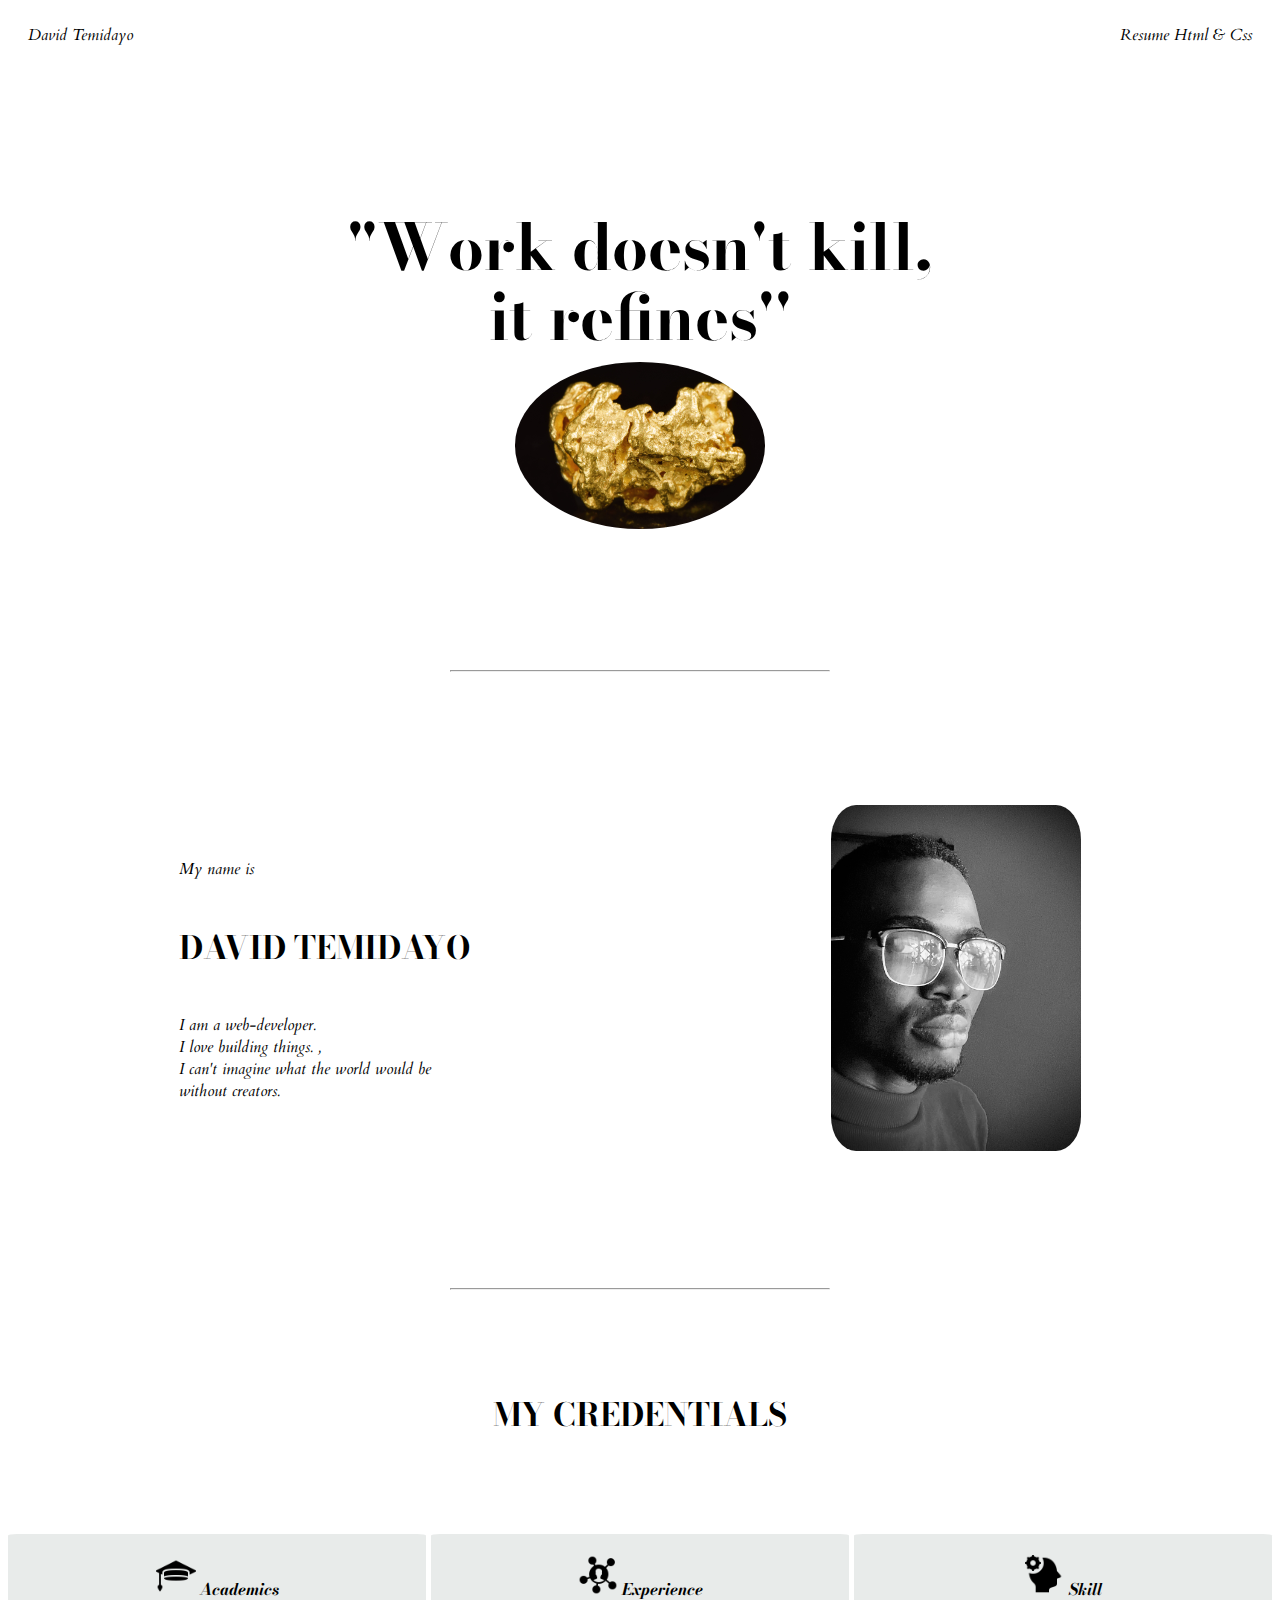
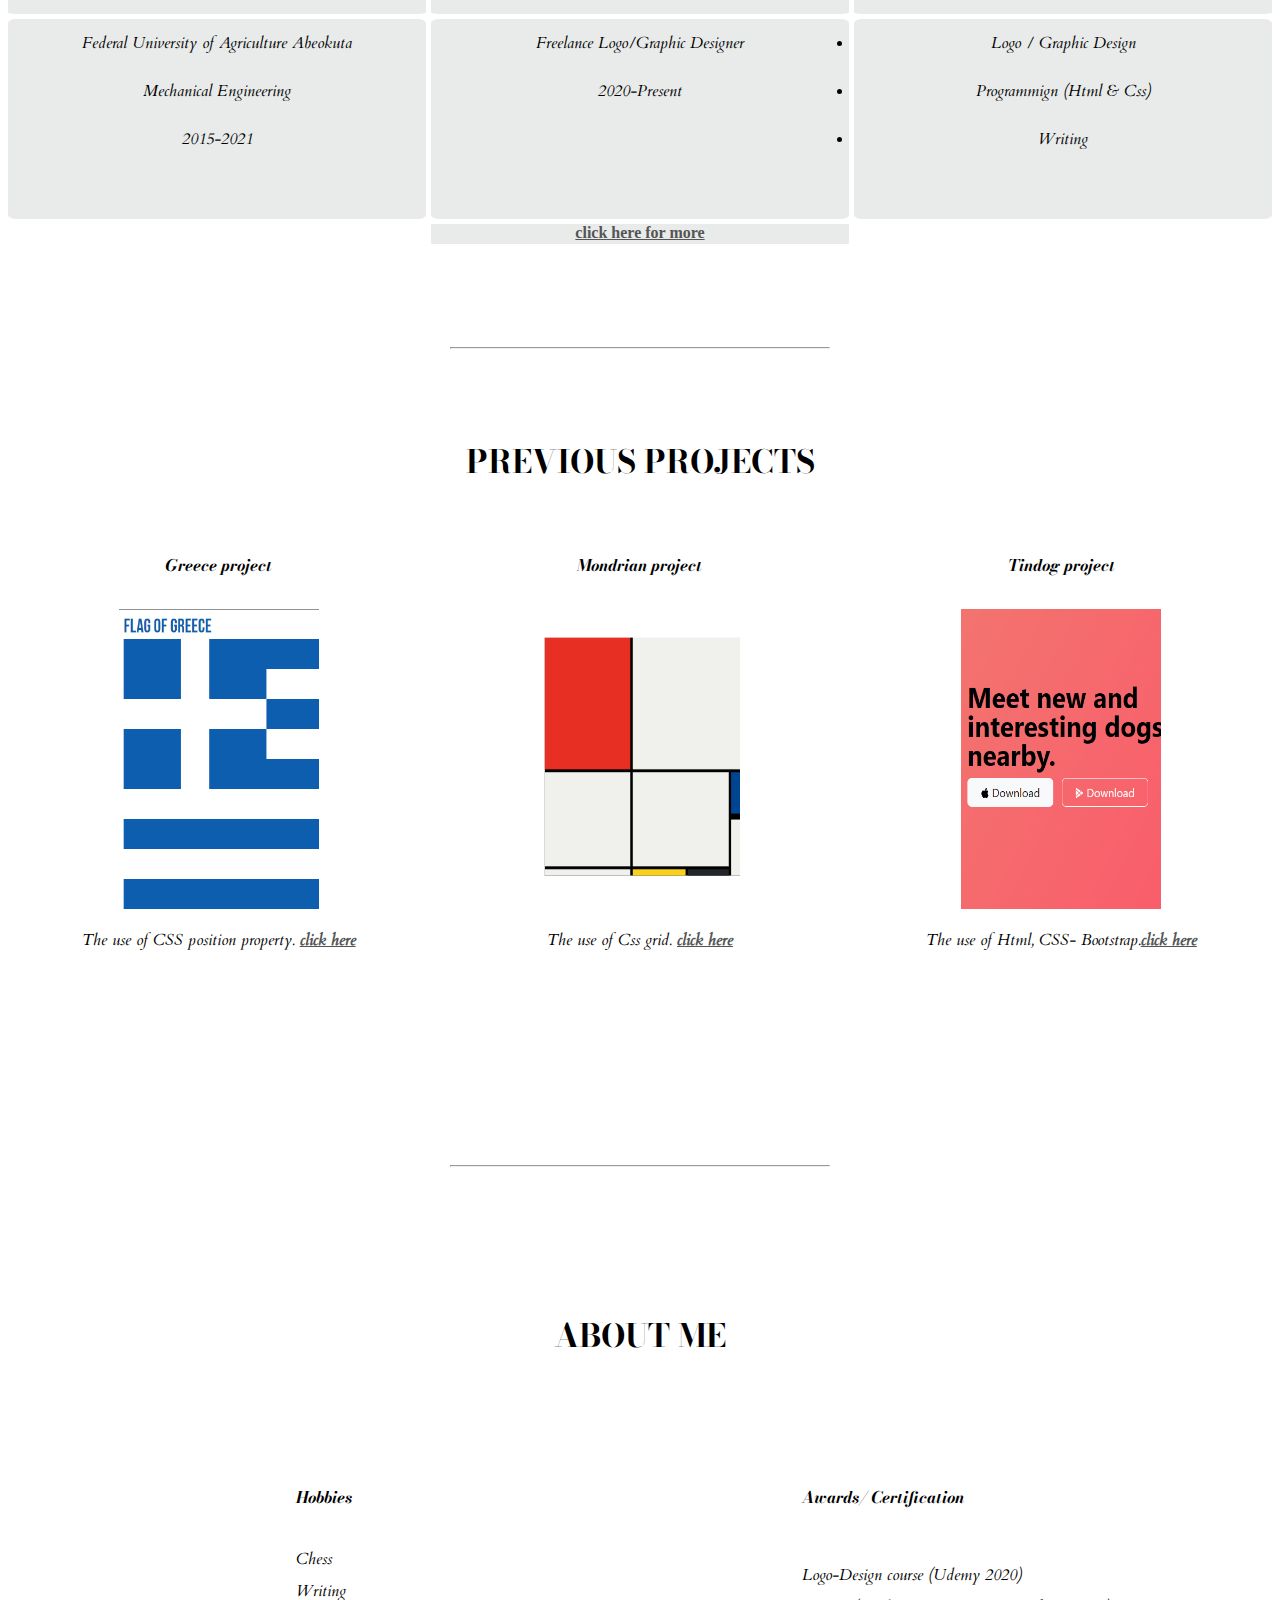
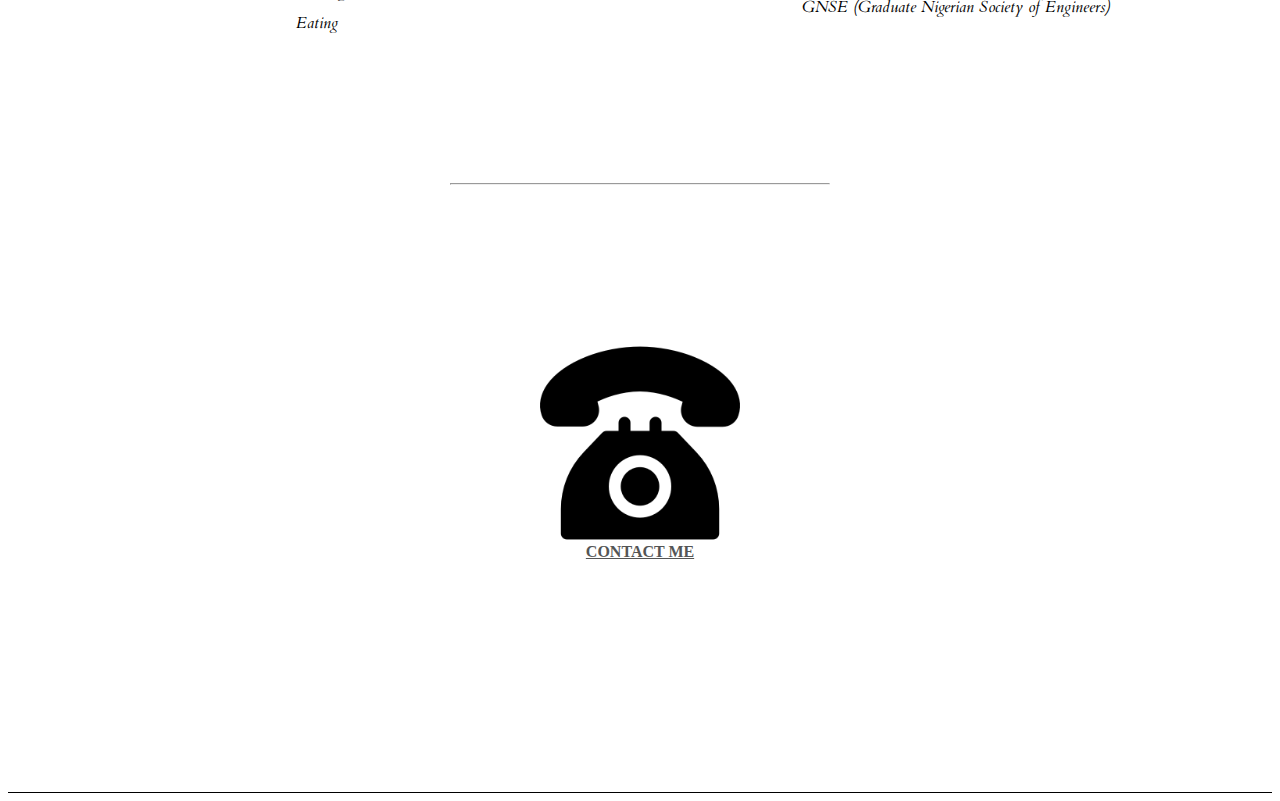
<file: index.html>
<!DOCTYPE html>
<html lang="en">
  <head>
    <meta charset="UTF-8" />
    <meta name="viewport" content="width=device-width, initial-scale=1.0" />
    <title>Resume 2</title>

    <link rel="stylesheet" href="./style.css" />
    <link rel="preconnect" href="https://fonts.googleapis.com" />
    <link rel="preconnect" href="https://fonts.gstatic.com" crossorigin />
    <link
      href="https://fonts.googleapis.com/css2?family=Bodoni+Moda:opsz@6..96&family=Cardo:ital@0;1&display=swap"
      rel="stylesheet"
    />
  </head>

  <body>
    <!-- Hero Section -->

    <div class="top-banner">
      <p>David Temidayo</p>
      <p>Resume Html & Css</p>
    </div>
    <section>
      <div class="container1">
        <div>
          <h1>
            "Work doesn't kill, <br />
            it refines''
          </h1>
        </div>
        <div>
          <img
            src="./images/goldmain.jpg"
            class="topimg"
            alt="David Temidayo"
          />
        </div>
      </div>
      <hr class="hrHOR" />
    </section>

    <!-- my name is -->
    <section>
      <div class="container2">
        <div class="sec2text">
          <p class="gentext">My name is</p>
          <h2 class="gentext">DAVID TEMIDAYO</h2>
          <p class="gentext para">
            I am a web-developer. <br />
            I love building things. ,<br />
            I can't imagine what the world would be <br />
            without creators.
          </p>
        </div>
        <div class="myimgCON">
          <img src="./images/main pic.jpg" class="myimg" alt="My picture" />
        </div>
      </div>
      <hr class="hrHOR" />
    </section>

    <!-- Resume page -->
    <section>
      <h3>MY CREDENTIALS</h3>
      <div class="container3">
        <div class="grad">
          <h4>
            <img
              src="./images/graduationICON.png"
              style="width: 40px"
              alt="graduation"
            />
            Academics
          </h4>
        </div>
        <div class="expe">
          <h4>
            <img
              src="./images/experience.png"
              style="width: 40px"
              alt="Experience"
            />
            Experience
          </h4>
        </div>
        <div class="skill">
          <h4>
            <img src="./images/skillicon.png" style="width: 40px" alt="Skill" />
            Skill
          </h4>
        </div>
        <div class="conThree uni">
          <p>Federal University of Agriculture Abeokuta</p>
          <p>
            Mechanical Engineering <br />
            2015-2021
          </p>
        </div>
        <div class="conThree logo">
          <p>Freelance Logo/Graphic Designer</p>
          <p>2020-Present</p>
        </div>
        <div class="conThree graphic">
          <ul></ul>
          <li>Logo / Graphic Design</li>
          <li>Programmign (Html & Css)</li>
          <li>Writing</li>
        </div>
        <div class="botmnote">
          <a href="./Public/resume1.html">click here for more</a>
        </div>
      </div>

      <hr class="hrHOR" />
    </section>

    <!-- Previoius projects  -->

    <section>
      <div class="container4">
        <h3 class="h3con4">PREVIOUS PROJECTS</h3>
        <div class="con4">
          <h4 class="icontext">Greece project</h4>
          <img
            src="./images/Greece.PNG"
            class="preProject"
            alt="Flag of greece"
          />
          <p class="pbreak">
            The use of CSS position property.
            <a href="./Public/greece.html">click here</a>
          </p>
        </div>

        <div class="con4">
          <h4 class="icontext">Mondrian project</h4>
          <img
            src="./images/Monderian.PNG"
            class="preProject"
            alt="Monderian"
          />
          <p>
            The use of Css grid. <a href="./Public/Mondrian.html">click here</a>
          </p>
        </div>
        <div class="con4 iconttextTindog">
          <h4 class="icontext">Tindog project</h4>
          <img
            src="./images/Tindog.PNG"
            class="preProject"
            alt="Flag of greece"
          />
          <p>
            The use of Html, CSS- Bootstrap.<a href="./Tindog/Tindog.html"
              >click here</a
            >
          </p>
        </div>
      </div>

      <hr class="hrHOR" />
    </section>

    <!-- About me -->
    <section>
      <div class="container5">
        <h3 class="h3con5">ABOUT ME</h3>
        <div>
          <h4 class="h4con5">Hobbies</h4>
          <ul class="ulcon5">
            <li>Chess</li>
            <li>Writing</li>
            <li>Eating</li>
          </ul>
        </div>
        <div>
          <h4 class="h4con5">Awards/ Certification</h4>
          <ul class="ulcon5">
            <li>Logo-Design course (Udemy 2020)</li>
            <li>GNSE (Graduate Nigerian Society of Engineers)</li>
          </ul>
        </div>
      </div>

      <hr class="hrHOR" />
    </section>

    <!-- Contact me -->
    <section>
      <div class="container6">
        <div>
          <img
            src="./images/telephone.png"
            style="width: 200px"
            alt="Telephone"
          />
        </div>
        <div>
          <a href="./Public/contact.html">CONTACT ME</a>
        </div>
      </div>
    </section>
  </body>
</html>
</file>
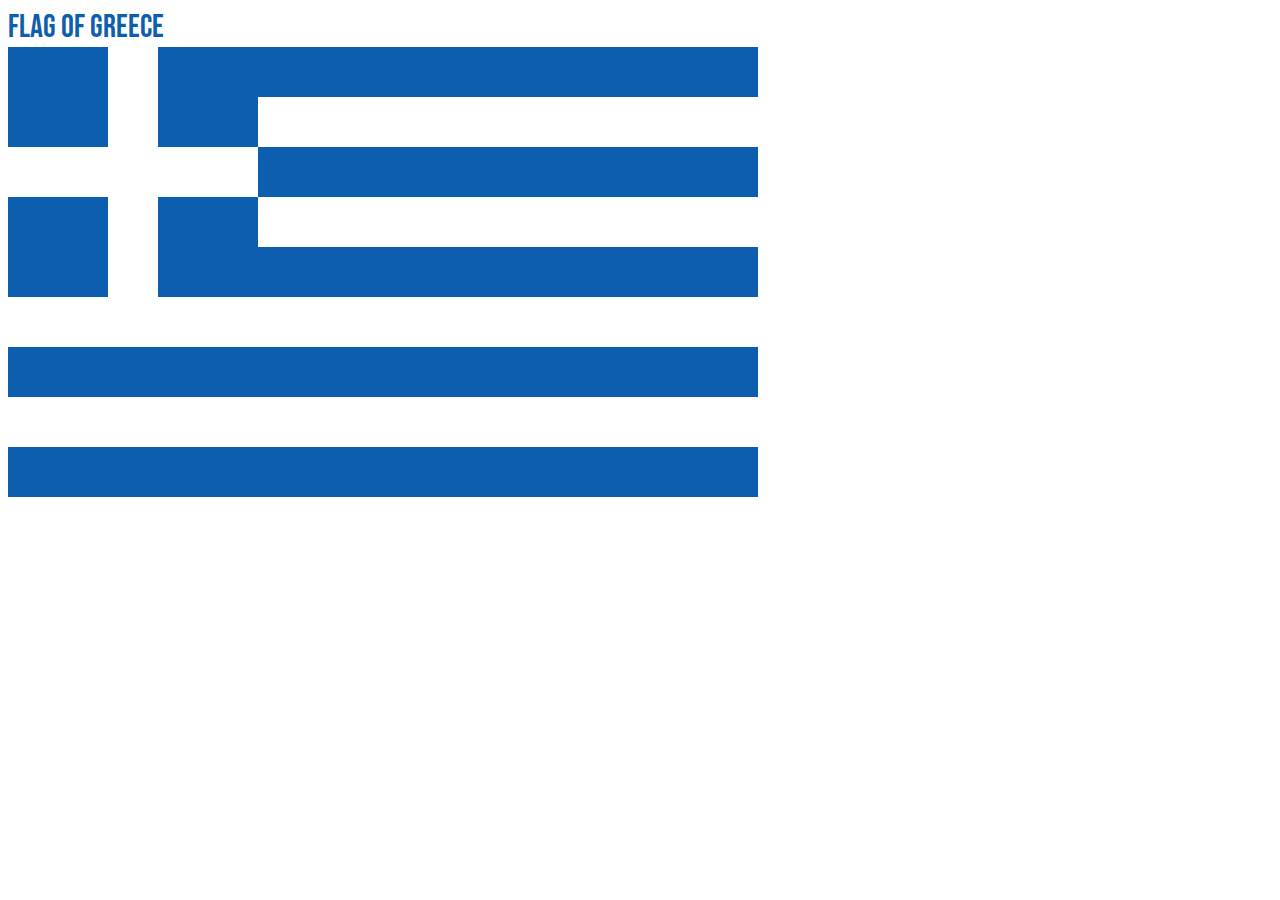
<file: Public/greece.html>
<!DOCTYPE html>
<html lang="en">
<head>
    <meta charset="UTF-8">
    <meta name="viewport" content="width=device-width, initial-scale=1.0">
    <title>Greece Flag</title>
    <style>

p {
     font-family: 'Bebas Neue', sans-serif;
     font-size: 2rem;
     margin: 0%;
     color: #0d5eaf;
     
 }

.bluebox {
    background-color: #0d5eaf;
    height: 450px;
    width: 750px;
    position: relative;

}


.bluebox .boxin {
    background-color: white;
    position: absolute;

}

.bluebox #vertical {
    height: 250px;
    width: 50px;
        left: 100px;
}

.bluebox #horizontal {
    height: 50px;
    width: 250px;
    top: 100px;
} 

.bluebox #hor1,#hor2 {
    height: 50px;
    width: 500px;
    left: 250px;
    top: 50px;
}

.bluebox #hor2 {
    top: 150px
}


.bluebox #botrec1, #botrec2 {
    height: 50px;
    width: 750px;
    top: 250px;
}

.bluebox #botrec2 {
    top: 350px;

}


    </style>
    <link rel="preconnect" href="https://fonts.googleapis.com">
    <link rel="preconnect" href="https://fonts.gstatic.com" crossorigin>
    <link href="https://fonts.googleapis.com/css2?family=Bebas+Neue&family=Libre+Baskerville&display=swap" rel="stylesheet">
</head>
<body>

    <p>Flag of Greece</p>

    <div class="bluebox">
       
            
            <div class="boxin" id="vertical"></div>
            <div class="boxin" id="horizontal"></div>
           
        
        
            <div class="boxin" id="hor1"></div>
            <div class="boxin" id="hor2"></div>
       
       
            <div class="boxin" id="botrec1"></div>
            <div class="boxin" id="botrec2"></div>
       


    </div>
    
</body>
</html>
</file>
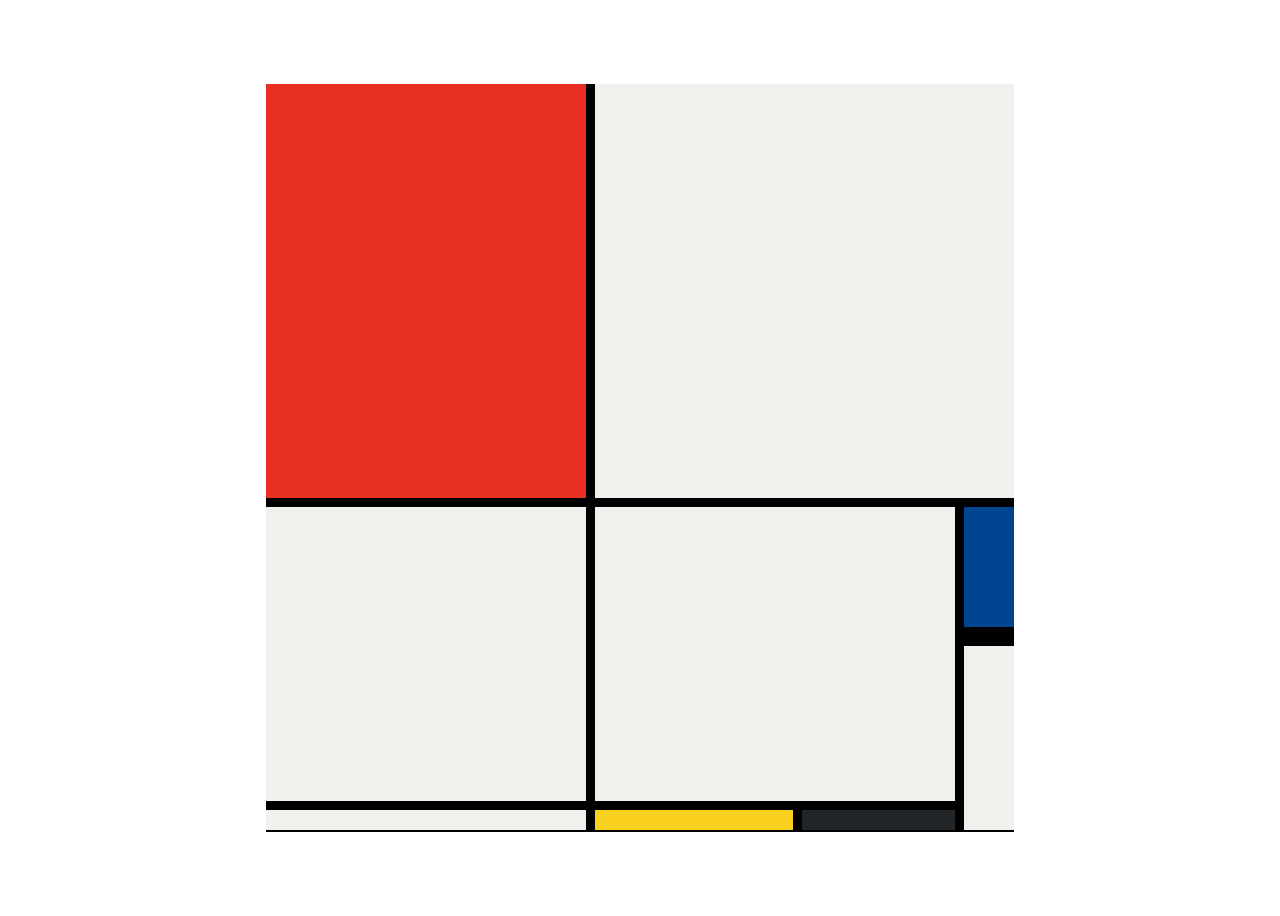
<file: Public/Mondrian.html>
<!DOCTYPE html>
<html lang="en">

<head>
  <meta charset="UTF-8">
  <meta name="viewport" content="width=device-width, initial-scale=1.0">
  <title>Mondrian Project</title>
  <style>
    /* 
    Write your CSS here 
    Gap Colour: #000
    White: #F0F1EC
    Red: #E72F24
    Black: #232629
    Blue: #004592
    Yellow: #F9D01E

    For dimensions, see dimensions.png image.
    HINT: Remember you can't change the properties of grid lines.
    But grid lines are transparent!
    */
    body {
      display: flex;
      height: 100vh;
      justify-content: center;
      align-items: center;

    }

    .container {
      display: grid;
      background-color: #000;
      height: 748px;
      width: 748px;
      grid-template-columns: 320px 198px 153px 50px;
      grid-template-rows: 414px 130px 155px 20px;
      gap: 9px;

    }

    .box {
      background-color: #F0F1EC;
    }
      .red {
      background-color: #E72F24 ;
    }

    .white1 {
      grid-column: span 3;
    }

    .white2, .white4 {
      grid-row: span 2
    }

    .white3 {
     grid-area: 2 / 2 / 4 / 4 ;
    }
    
    .yellow {
      background-color: #F9D01E;
    }
    .blue {
      background-color: #004592;
      border-bottom: 10px solid;
    }

    .black {
      background-color: #232629;
    }

      </style>
</head>

<body>
  <!-- Write your HTML here -->
  <div class="container">
    <div class="box red" ></div>
    <div class="box white1" ></div>
    <div class="box white2" ></div>
    <div class="box white3" ></div>

    <div class="box blue" ></div>
    <div class="box white4" ></div>
    <div class="box white5" ></div>
    <div class="box yellow" ></div>

    <div class="box black" ></div>
  </div>
</body>

</html>
</file>
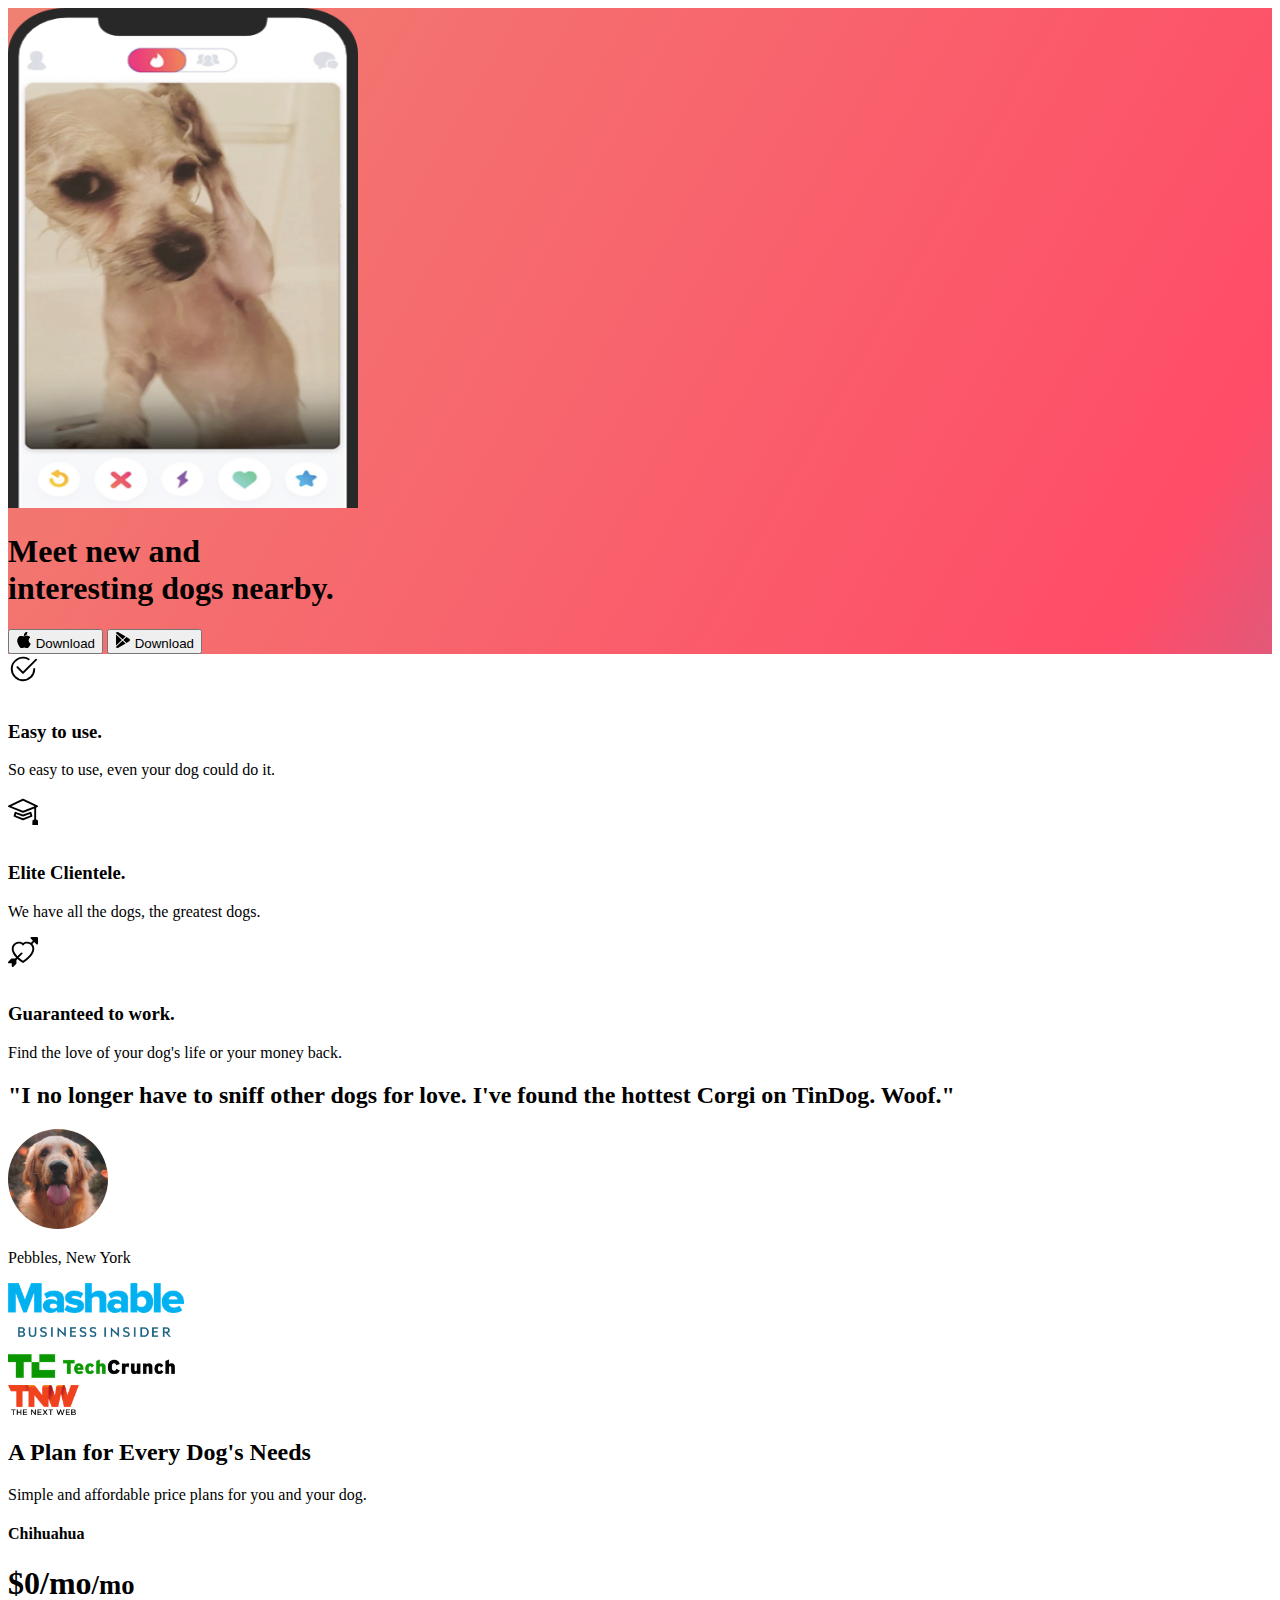
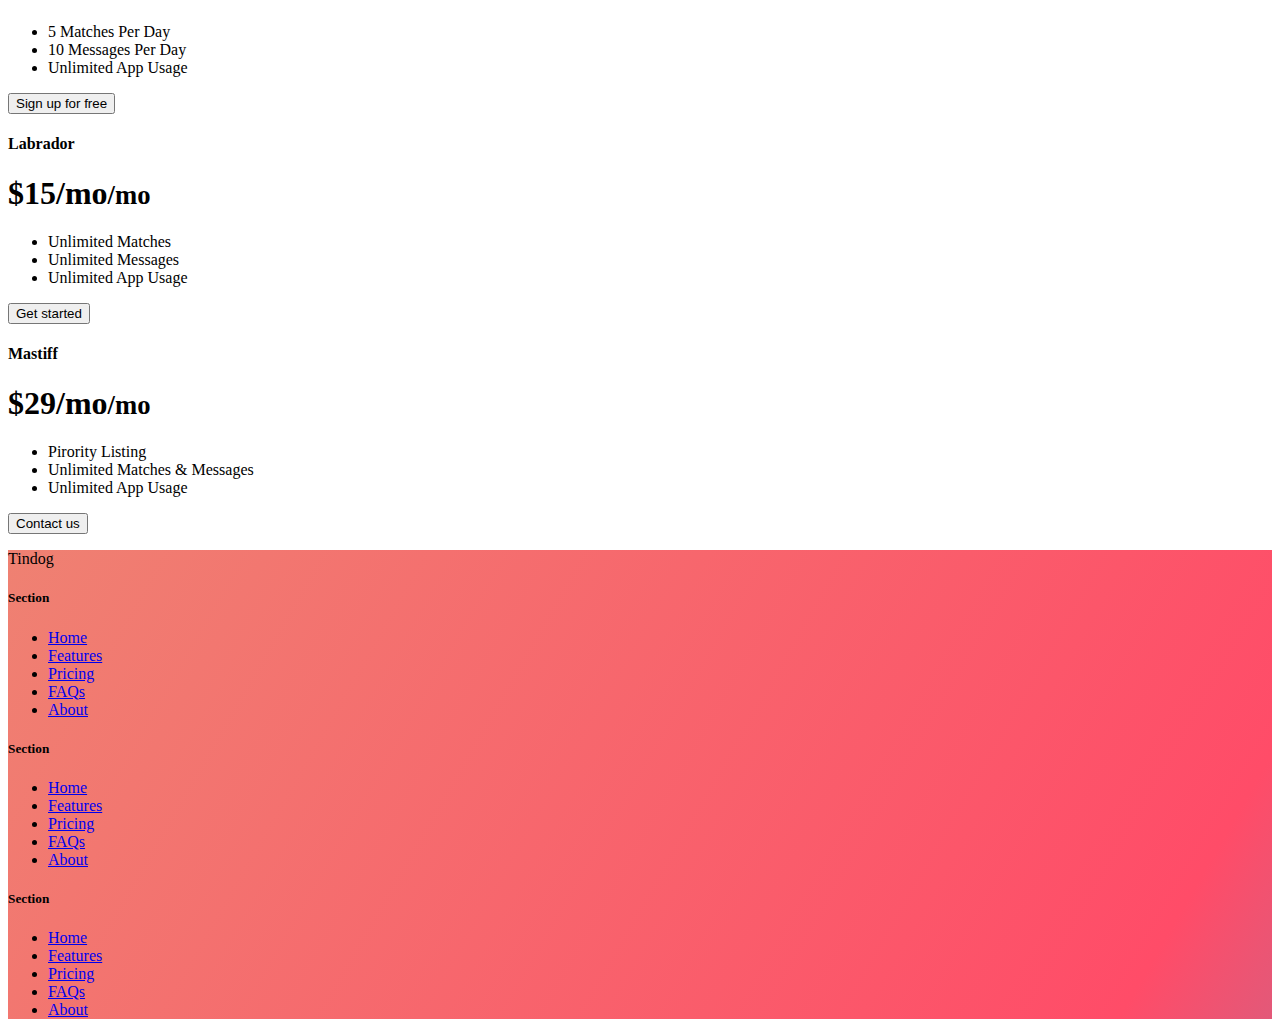
<file: Tindog/Tindog.html>
<!DOCTYPE html>
<html lang="en">
  <head>
    <meta charset="UTF-8" />
    <meta name="viewport" content="width=device-width, initial-scale=1.0" />
    <title>TinDog</title>
    <link
      href="https://cdn.jsdelivr.net/npm/bootstrap@5.3.1/dist/css/bootstrap.min.css"
      rel="stylesheet"
      integrity="sha384-4bw+/aepP/YC94hEpVNVgiZdgIC5+VKNBQNGCHeKRQN+PtmoHDEXuppvnDJzQIu9"
      crossorigin="anonymous"
    />
    <link rel="stylesheet" href="./css/style.css" />
  </head>

  <body>
    <!-- Title -->
    <section id="title" class="gradient-background">
      <div class="container col-xxl-8 px-4 py-5 pb-0">
        <div class="row flex-lg-row-reverse align-items-center g-5 py-5 pb-0">
          <div class="col-10 col-sm-8 col-lg-6">
            <img
              src="./images/iphone.png"
              class="d-block mx-lg-auto img-fluid"
              alt="Bootstrap Themes"
              width="350"
              height="500"
              loading="lazy"
            />
          </div>
          <div class="col-lg-6">
            <h1 class="display-5 fw-bold text-body-emphasis lh-1 mb-3">
              Meet new and <br />
              interesting dogs nearby.
            </h1>
            <!-- <p class="lead">Quickly design and customize responsive mobile-first sites with Bootstrap, the world’s most popular front-end open source toolkit, featuring Sass variables and mixins, responsive grid system, extensive prebuilt components, and powerful JavaScript plugins.</p> -->
            <div class="d-grid gap-2 d-md-flex justify-content-md-start">
              <button type="button" class="btn btn-light btn-lg px-4 me-md-2">
                <svg
                  xmlns="http://www.w3.org/2000/svg"
                  width="16"
                  height="16"
                  fill="currentColor"
                  class="bi bi-apple mb-1"
                  viewBox="0 0 16 16"
                >
                  <path
                    d="M11.182.008C11.148-.03 9.923.023 8.857 1.18c-1.066 1.156-.902 2.482-.878 2.516.024.034 1.52.087 2.475-1.258.955-1.345.762-2.391.728-2.43Zm3.314 11.733c-.048-.096-2.325-1.234-2.113-3.422.212-2.189 1.675-2.789 1.698-2.854.023-.065-.597-.79-1.254-1.157a3.692 3.692 0 0 0-1.563-.434c-.108-.003-.483-.095-1.254.116-.508.139-1.653.589-1.968.607-.316.018-1.256-.522-2.267-.665-.647-.125-1.333.131-1.824.328-.49.196-1.422.754-2.074 2.237-.652 1.482-.311 3.83-.067 4.56.244.729.625 1.924 1.273 2.796.576.984 1.34 1.667 1.659 1.899.319.232 1.219.386 1.843.067.502-.308 1.408-.485 1.766-.472.357.013 1.061.154 1.782.539.571.197 1.111.115 1.652-.105.541-.221 1.324-1.059 2.238-2.758.347-.79.505-1.217.473-1.282Z"
                  />
                  <path
                    d="M11.182.008C11.148-.03 9.923.023 8.857 1.18c-1.066 1.156-.902 2.482-.878 2.516.024.034 1.52.087 2.475-1.258.955-1.345.762-2.391.728-2.43Zm3.314 11.733c-.048-.096-2.325-1.234-2.113-3.422.212-2.189 1.675-2.789 1.698-2.854.023-.065-.597-.79-1.254-1.157a3.692 3.692 0 0 0-1.563-.434c-.108-.003-.483-.095-1.254.116-.508.139-1.653.589-1.968.607-.316.018-1.256-.522-2.267-.665-.647-.125-1.333.131-1.824.328-.49.196-1.422.754-2.074 2.237-.652 1.482-.311 3.83-.067 4.56.244.729.625 1.924 1.273 2.796.576.984 1.34 1.667 1.659 1.899.319.232 1.219.386 1.843.067.502-.308 1.408-.485 1.766-.472.357.013 1.061.154 1.782.539.571.197 1.111.115 1.652-.105.541-.221 1.324-1.059 2.238-2.758.347-.79.505-1.217.473-1.282Z"
                  />
                </svg>
                Download
              </button>
              <button type="button" class="btn btn-outline-light btn-lg px-4">
                <svg
                  xmlns="http://www.w3.org/2000/svg"
                  width="16"
                  height="16"
                  fill="currentColor"
                  class="bi bi-google-play mb-1"
                  viewBox="0 0 16 16"
                >
                  <path
                    d="M14.222 9.374c1.037-.61 1.037-2.137 0-2.748L11.528 5.04 8.32 8l3.207 2.96 2.694-1.586Zm-3.595 2.116L7.583 8.68 1.03 14.73c.201 1.029 1.36 1.61 2.303 1.055l7.294-4.295ZM1 13.396V2.603L6.846 8 1 13.396ZM1.03 1.27l6.553 6.05 3.044-2.81L3.333.215C2.39-.341 1.231.24 1.03 1.27Z"
                  />
                </svg>
                Download
              </button>
            </div>
          </div>
        </div>
      </div>
    </section>
    <!-- Features -->
    <section id="features">
      <div class="container px-4 py-5" id="hanging-icons">
        <!-- <h2 class="pb-2 border-bottom">Hanging icons</h2> -->
        <div class="row g-4 py-5 row-cols-1 row-cols-lg-3">
          <div class="col d-flex align-items-start">
            <div
              class="icon-square text-body-emphasis bg-body-secondary d-inline-flex align-items-center justify-content-center fs-4 flex-shrink-0 me-3"
            >
              <svg
                xmlns="http://www.w3.org/2000/svg"
                height="30"
                fill="currentColor"
                class="bi bi-check2-circle"
                viewBox="0 0 16 16"
              >
                <path
                  d="M2.5 8a5.5 5.5 0 0 1 8.25-4.764.5.5 0 0 0 .5-.866A6.5 6.5 0 1 0 14.5 8a.5.5 0 0 0-1 0 5.5 5.5 0 1 1-11 0z"
                />
                <path
                  d="M15.354 3.354a.5.5 0 0 0-.708-.708L8 9.293 5.354 6.646a.5.5 0 1 0-.708.708l3 3a.5.5 0 0 0 .708 0l7-7z"
                />
              </svg>
            </div>
            <div>
              <h3 class="fs-2 text-body-emphasis">Easy to use.</h3>
              <p>So easy to use, even your dog could do it.</p>
              <!-- <a href="#" class="btn btn-primary">
              Primary button
            </a> -->
            </div>
          </div>
          <div class="col d-flex align-items-start">
            <div
              class="icon-square text-body-emphasis bg-body-secondary d-inline-flex align-items-center justify-content-center fs-4 flex-shrink-0 me-3"
            >
              <svg
                xmlns="http://www.w3.org/2000/svg"
                height="30"
                fill="currentColor"
                class="bi bi-mortarboard"
                viewBox="0 0 16 16"
              >
                <path
                  d="M8.211 2.047a.5.5 0 0 0-.422 0l-7.5 3.5a.5.5 0 0 0 .025.917l7.5 3a.5.5 0 0 0 .372 0L14 7.14V13a1 1 0 0 0-1 1v2h3v-2a1 1 0 0 0-1-1V6.739l.686-.275a.5.5 0 0 0 .025-.917l-7.5-3.5ZM8 8.46 1.758 5.965 8 3.052l6.242 2.913L8 8.46Z"
                />
                <path
                  d="M4.176 9.032a.5.5 0 0 0-.656.327l-.5 1.7a.5.5 0 0 0 .294.605l4.5 1.8a.5.5 0 0 0 .372 0l4.5-1.8a.5.5 0 0 0 .294-.605l-.5-1.7a.5.5 0 0 0-.656-.327L8 10.466 4.176 9.032Zm-.068 1.873.22-.748 3.496 1.311a.5.5 0 0 0 .352 0l3.496-1.311.22.748L8 12.46l-3.892-1.556Z"
                />
              </svg>
            </div>
            <div>
              <h3 class="fs-2 text-body-emphasis">Elite Clientele.</h3>
              <p>We have all the dogs, the greatest dogs.</p>
              <!-- <a href="#" class="btn btn-primary">
              Primary button
            </a> -->
            </div>
          </div>
          <div class="col d-flex align-items-start">
            <div
              class="icon-square text-body-emphasis bg-body-secondary d-inline-flex align-items-center justify-content-center fs-4 flex-shrink-0 me-3"
            >
              <svg
                xmlns="http://www.w3.org/2000/svg"
                height="30"
                fill="currentColor"
                class="bi bi-arrow-through-heart"
                viewBox="0 0 16 16"
              >
                <path
                  fill-rule="evenodd"
                  d="M2.854 15.854A.5.5 0 0 1 2 15.5V14H.5a.5.5 0 0 1-.354-.854l1.5-1.5A.5.5 0 0 1 2 11.5h1.793l.53-.53c-.771-.802-1.328-1.58-1.704-2.32-.798-1.575-.775-2.996-.213-4.092C3.426 2.565 6.18 1.809 8 3.233c1.25-.98 2.944-.928 4.212-.152L13.292 2 12.147.854A.5.5 0 0 1 12.5 0h3a.5.5 0 0 1 .5.5v3a.5.5 0 0 1-.854.354L14 2.707l-1.006 1.006c.236.248.44.531.6.845.562 1.096.585 2.517-.213 4.092-.793 1.563-2.395 3.288-5.105 5.08L8 13.912l-.276-.182a21.86 21.86 0 0 1-2.685-2.062l-.539.54V14a.5.5 0 0 1-.146.354l-1.5 1.5Zm2.893-4.894A20.419 20.419 0 0 0 8 12.71c2.456-1.666 3.827-3.207 4.489-4.512.679-1.34.607-2.42.215-3.185-.817-1.595-3.087-2.054-4.346-.761L8 4.62l-.358-.368c-1.259-1.293-3.53-.834-4.346.761-.392.766-.464 1.845.215 3.185.323.636.815 1.33 1.519 2.065l1.866-1.867a.5.5 0 1 1 .708.708L5.747 10.96Z"
                />
              </svg>
            </div>
            <div>
              <h3 class="fs-2 text-body-emphasis">Guaranteed to work.</h3>
              <p>Find the love of your dog's life or your money back.</p>
              <!-- <a href="#" class="btn btn-primary">
              Primary button
            </a> -->
            </div>
          </div>
        </div>
      </div>
    </section>

    
    <!-- Testimonial -->
    <section id="testimonial">
    <div class="my-0">
      <div class="p-5 text-center bg-body-tertiary">
        <div class="container py-5">
          <h2 class="text-body-emphasis">
            "I no longer have to sniff other dogs for love. I've found the
            hottest Corgi on TinDog. Woof."
          </h2>
          <img
            src="./images/dog-img.jpg"
            class="profile-img mt-5 mb-2"
            alt="dog with tongue"
            height="100px"
          />
          <p class="col-lg-8 mx-auto lead">
            <!-- This takes the basic jumbotron above and makes its background edge-to-edge with a <code>.container</code> inside to align content. Similar to above, it's been recreated with built-in grid and utility classes. -->
            Pebbles, New York
          </p>
          <div class="row pt-5">
            <div class="col-12 col-lg-3"><img src="./images/mashable.png" height="30px" alt="Mashable logo" /></div>
            <div class="col-12 col-lg-3"><img src="./images/bizinsider.png" height="30px" alt="bizinsider" /></div>
            <div class="col-12 col-lg-3"><img src="./images/techcrunch.png" height="30px" alt="techcrunch" /></div>
            <div class="col-12 col-lg-3"><img src="./images/tnw.png" height="30px" alt="tnw" /></div>
          </div>
        </div>
      </div>
    </div>
    </section>

    <!-- Pricing -->
    <section id="pricing">
      <div class="text-center pt-5 pb-3 mt-4">
      <h2 class="fw-normal display-4">A Plan for Every Dog's Needs</h2>
      <p class="fs-5 text-body-secondary">Simple and affordable price plans for you and your dog.
      </p>
      </div>
      <div class="ps-5 pe-5 me-5 ms-5 row row-cols-1 row-cols-md-3 mb-3 text-center">
        
        <div class="col">
          <div class="card mb-4 rounded-3 shadow-sm">
            <div class="card-header py-3">
              <h4 class="my-0 fw-normal">Chihuahua</h4>
            </div>
            <div class="card-body">
              <h1 class="card-title pricing-card-title">$0/mo<small class="text-body-secondary fw-light">/mo</small></h1>
              <ul class="list-unstyled mt-3 mb-4">
                <li>5 Matches Per Day</li>
                <li>10 Messages Per Day</li>
                <li>Unlimited App Usage</li>
                <!-- <li>Help center access</li> -->
              </ul>
              <button type="button" class="w-100 btn btn-lg btn-outline-dark">Sign up for free</button>
            </div>
          </div>
        </div>
        <div class="col">
          <div class="card mb-4 rounded-3 shadow-sm">
            <div class="card-header py-3">
              <h4 class="my-0 fw-normal">Labrador</h4>
            </div>
            <div class="card-body">
              <h1 class="card-title pricing-card-title">$15/mo<small class="text-body-secondary fw-light">/mo</small></h1>
              <ul class="list-unstyled mt-3 mb-4">
                <li>Unlimited Matches</li>
                <li>Unlimited Messages</li>
                <li>Unlimited App Usage</li>
                <!-- <li>Help center access</li> -->
              </ul>
              <button type="button" class="w-100 btn btn-lg btn-dark">Get started</button>
            </div>
          </div>
        </div>
        <div class="col">
          <div class="card mb-4 rounded-3 shadow-sm border-dark">
            <div class="card-header py-3 text-bg-dark border-light">
              <h4 class="my-0 fw-normal">Mastiff</h4>
            </div>
            <div class="card-body">
              <h1 class="card-title pricing-card-title">$29/mo<small class="text-body-secondary fw-light">/mo</small></h1>
              <ul class="list-unstyled mt-3 mb-4">
                <li>Pirority Listing</li>
                <li>Unlimited Matches & Messages</li>
                <li>Unlimited App Usage</li>
                <!-- <li>Help center access</li> -->
              </ul>
              <button type="button" class="w-100 btn btn-lg btn-dark">Contact us</button>
            </div>
          </div>
        </div>
      </div>
    </section>
    <!-- Footer -->
    <section id="footer" class="gradient-background">

      <div class="container">
        <footer class="row row-cols-1 row-cols-sm-2 row-cols-md-5 py-5  border border-0 my-0">
          <div class="col mb-3">
            <!-- <a href="/" class="d-flex align-items-center mb-3 link-body-emphasis text-decoration-none">
              <svg class="bi me-2" width="40" height="32"><use xlink:href="#bootstrap"></use></svg>
            </a> -->
            <p class="text-body-secondary">Tindog</p>
          </div>
      
          <div class="col mb-3">
      
          </div>
      
          <div class="col mb-3">
            <h5>Section</h5>
            <ul class="nav flex-column">
              <li class="nav-item mb-2"><a href="#" class="nav-link p-0 text-body-secondary">Home</a></li>
              <li class="nav-item mb-2"><a href="#" class="nav-link p-0 text-body-secondary">Features</a></li>
              <li class="nav-item mb-2"><a href="#" class="nav-link p-0 text-body-secondary">Pricing</a></li>
              <li class="nav-item mb-2"><a href="#" class="nav-link p-0 text-body-secondary">FAQs</a></li>
              <li class="nav-item mb-2"><a href="#" class="nav-link p-0 text-body-secondary">About</a></li>
            </ul>
          </div>
      
          <div class="col mb-3">
            <h5>Section</h5>
            <ul class="nav flex-column">
              <li class="nav-item mb-2"><a href="#" class="nav-link p-0 text-body-secondary">Home</a></li>
              <li class="nav-item mb-2"><a href="#" class="nav-link p-0 text-body-secondary">Features</a></li>
              <li class="nav-item mb-2"><a href="#" class="nav-link p-0 text-body-secondary">Pricing</a></li>
              <li class="nav-item mb-2"><a href="#" class="nav-link p-0 text-body-secondary">FAQs</a></li>
              <li class="nav-item mb-2"><a href="#" class="nav-link p-0 text-body-secondary">About</a></li>
            </ul>
          </div>
      
          <div class="col mb-3">
            <h5>Section</h5>
            <ul class="nav flex-column">
              <li class="nav-item mb-2"><a href="#" class="nav-link p-0 text-body-secondary">Home</a></li>
              <li class="nav-item mb-2"><a href="#" class="nav-link p-0 text-body-secondary">Features</a></li>
              <li class="nav-item mb-2"><a href="#" class="nav-link p-0 text-body-secondary">Pricing</a></li>
              <li class="nav-item mb-2"><a href="#" class="nav-link p-0 text-body-secondary">FAQs</a></li>
              <li class="nav-item mb-2"><a href="#" class="nav-link p-0 text-body-secondary">About</a></li>
            </ul>
          </div>
        </footer>
      </div>


    </section>

    <script
      src="https://cdn.jsdelivr.net/npm/bootstrap@5.3.1/dist/js/bootstrap.bundle.min.js"
      integrity="sha384-HwwvtgBNo3bZJJLYd8oVXjrBZt8cqVSpeBNS5n7C8IVInixGAoxmnlMuBnhbgrkm"
      crossorigin="anonymous"
    ></script>
  </body>
</html>
</file>
<file: style.css>
* {
  box-sizing: border-box;
}


/* CONTAINER 1 */

.top-banner {
  display: flex;
  justify-content: space-between;
  padding: 0px 20px;
  position: relative;
}

.container1 {
  display: grid;
  height: 600px;
  text-align: center;
  grid-template-columns: 1fr;
  grid-template-rows: 150px 150px;
  align-content: center;
  position: relative;
  line-height: 70px;
}


h1 {
  font-size: 4rem;
  padding: 0px;
  margin: 0px;
  position: relative;
  
  
}

.topimg {
  width: 250px;
  border-radius: 100%;
}

/* CONTAINER 2 */

.container2 {
  display: grid;
  height: 600px;
  grid-template-columns: 1fr 1fr;
  grid-template-rows: 500px;
  align-items: center;
  align-content: center;
  position: relative;
}

hr {
  width: 30%;
  stroke-dasharray: 40%;
  rotate: 15deg;
}

.myimg {
  width: 250px;
  border-radius: 10%;
}

.myimgCON {
  text-align: center;
}

h2 {
  font-size: 2rem;
}

.sec2text {
  display: grid;
  justify-content: center;
}

/* CONTAINER 3 */

.container3 {
  display: grid;
  height: 500px;
  grid-template-columns: 1fr 1fr 1fr;
  grid-template-rows: 80px 200px 20px;
  align-content: center;
  text-align: center;
  gap: 5px;
  position: relative;
}

h4 {
  font-size: 1em;
  font-weight: bold;
  font-style: italic;
  padding-bottom: 50px;
}

.botmnote {
  grid-area: 3/-3/ 4/-2;
}

.container3 div {
  background-color: #d9dddc99;
  align-items: center;
  border-radius: 2%;
}

.conThree * {
  margin: 0px;
  line-height: 3;
}

/* CONTAINER 4 */

.container4 {
  display: grid;
  height: 800px;
  grid-template-columns: 1fr 1fr 1fr;
  grid-template-rows: 100px 500px 50px;
  justify-content: center;
  align-content: center;
  text-align: center;
  position: relative;
}

h3 {
  font-size: 2rem;
  margin-bottom: 0px;
  position: relative;
  text-align: center;
  margin-top: 100px;
}

.icontext {
  padding-bottom: 10px;
}

.h3con4 {
  margin: 5px 0px 0px 0px;
  grid-area: 1/ 1/ 2/ 4;
  font-size: 2rem;
}

.hrHOR {
  rotate: 0deg;
}

.preProject {
  width: 200px;
  height: 300px;
}

/* CONTAINER 5 */

.container5 {
  display: grid;
  height: 600px;
  grid-template-columns: 1fr 1fr;
  grid-row: 150px 400x;
  justify-content: center;
  align-content: center;
  position: relative;
}

.h3con5 {
  text-align: center;
  margin-top: 0px;
  margin-bottom: 100px;
  grid-area: 1/ 1/ 2/ 4;
  font-size: 2rem;
}

.container5 > div {
  display: grid;
  justify-content: space-around;
  line-height: 2;
}

.h4con5 {
  padding-bottom: 0px;
  margin-bottom: 30px;
}

.ulcon5 {
  list-style-type: none;
  margin: 0px;
  padding: 0px;
}

/* CONTAINER 6 */

.container6 {
  display: grid;
  height: 600px;
  grid-template-rows: 200px 100px;
  justify-content: center;
  align-content: center;
  border-bottom: 1px solid;
  text-align: center;
  position: relative;
}

a {
  font-weight: bolder;
  color: #545555;
}

@media (max-width: 964px) {
  .topimg {
    width: 150px;
  }
  h1 {
    font-size: 2.5rem;
  }
  .container1 {
    height: 400px;
  }
  .container2 {
    grid-template-rows: 300px;
    height: 500px;
  }

  .myimg {
    width: 150px;
    border-radius: 10%;
  }

  .container3 {
    grid-template-columns: 1fr 1fr;
    grid-template-rows: 50px 200px 50px 200px 30px;
    height: 800px;
  }
  .uni {
    grid-area: 2 /1 /3 /2;
  }

  .logo {
    grid-area: 2 /2 /3 /3;
  }

  .skill {
    grid-area: 3 /1 /4 /3;
  }

  .graphic {
    grid-column: span 2;
  }

  .botmnote {
    grid-area: 5 /1 /6 /3;
  }

  .container4 {
    grid-template-columns: 1fr 1fr;
    grid-template-rows: 70px 300px 300px;
    height: 800px;
    text-align: center;
  }

  .iconttextTindog {
    grid-area: 3 / 1 / 4 / 3;
  }

  .preProject {
    width: 100px;
    height: 150px;
  }

  h4 {
    font-size: 1em;
    font-weight: bold;
    font-style: italic;
    padding-bottom: 5px;
    margin: 0px;
  }

  .container4 p {
    padding: 0px;
    margin: 0px;
  }
}


h1, h2, h3, h4 {
  font-family: 'Bodoni Moda', serif;
}

p, li {
  font-family: 'Cardo', serif; 
  font-style: italic;
}
</file>
<file: Tindog/css/style.css>
.gradient-background {
  background: linear-gradient(300deg, #00bfff, #ff4c68, #ef8172);
  background-size: 180% 180%;
  animation: gradient-animation 18s ease infinite;
}

@keyframes gradient-animation {
  0% {
    background-position: 0% 50%;
  }
  50% {
    background-position: 100% 50%;
  }
  100% {
    background-position: 0% 50%;
  }
}

.icon-square {
  width: 3rem;
  height: 3rem;
  border-radius: 0.75rem;
}

.profile-img {
  height: 100px;
  border-radius: 50%;
}
</file>
